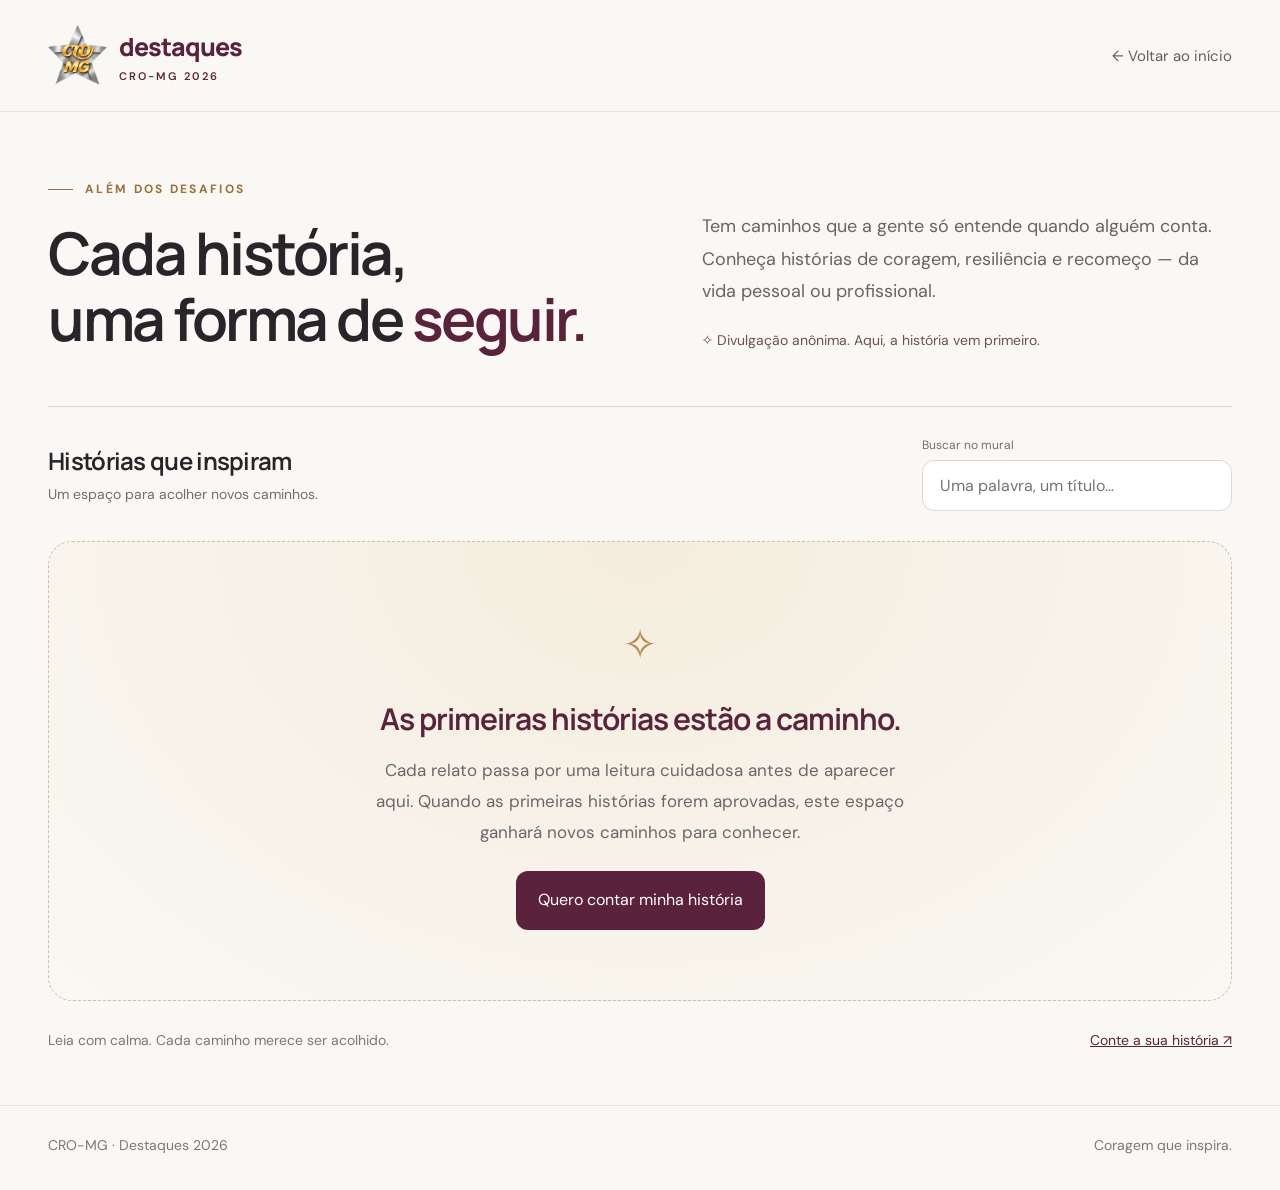
<file: mural.html>
<!doctype html><html lang="pt-BR"><head><meta charset="utf-8"><meta name="viewport" content="width=device-width,initial-scale=1"><meta name="theme-color" content="#5b233b"><meta name="description" content="Histórias de coragem, resiliência e recomeço. Conheça o mural anônimo Além dos Desafios, do Destaques CRO-MG 2026."><title>Mural de histórias · Destaques CRO-MG 2026</title><link rel="stylesheet" href="app.css"><link rel="stylesheet" href="mural.css"><script src="mural.js" defer></script></head><body><a class="skip-link" href="#mural">Ir para as histórias</a><header class="wall-nav"><a class="wall-brand" href="./"><img src="assets/logo-destaques-2026.webp" alt=""><span>destaques<small>CRO-MG 2026</small></span></a><a class="wall-back" href="./">← Voltar ao início</a></header><main class="wall-container"><section class="wall-hero"><div><span class="wall-kicker">ALÉM DOS DESAFIOS</span><h1>Cada história,<br>uma forma de <em>seguir.</em></h1></div><div class="wall-intro"><p>Tem caminhos que a gente só entende quando alguém conta. Conheça histórias de coragem, resiliência e recomeço — da vida pessoal ou profissional.</p><p class="wall-privacy">✧ Divulgação anônima. Aqui, a história vem primeiro.</p></div></section><section id="mural" aria-label="Mural de histórias"><div class="wall-tools"><div><h2>Histórias que inspiram</h2><p id="wall-count" role="status">Preparando o mural…</p></div><label class="wall-search"><span>Buscar no mural</span><input id="wall-search" type="search" placeholder="Uma palavra, um título…" maxlength="120" autocomplete="off" aria-controls="wall-grid"></label></div><div id="wall-grid" class="wall-grid" aria-busy="true"></div><div id="wall-state" class="wall-state" hidden></div><div class="wall-bottom"><span>Leia com calma. Cada caminho merece ser acolhido.</span><a href="./#enviar-historia">Conte a sua história ↗</a></div></section></main><footer class="wall-footer"><span>CRO-MG · Destaques 2026</span><span>Coragem que inspira.</span></footer><dialog id="wall-reader" class="wall-reader" aria-labelledby="reader-title"><header class="reader-top"><span>ALÉM DOS DESAFIOS · <span id="reader-code"></span></span><button id="reader-close" aria-label="Fechar história">Fechar <span aria-hidden="true">×</span></button></header><article class="reader-content"><span class="reader-eyebrow">UMA HISTÓRIA DE SUPERAÇÃO</span><h2 id="reader-title"></h2><div id="reader-body" class="reader-body"></div><p class="reader-note">Uma história compartilhada de forma anônima.</p></article><nav class="reader-bottom" aria-label="Navegação entre histórias"><button id="reader-prev">← Anterior</button><span id="reader-position"></span><button id="reader-next">Próxima →</button></nav></dialog></body></html>
</file>
<file: app.css>
@import url('https://fonts.googleapis.com/css2?family=DM+Sans:wght@400;450;500;550;600;650;700&family=Manrope:wght@400;500;600;650;700;750;800&display=swap');
:root{--paper:#faf8f4;--white:#fff;--ink:#29232a;--muted:#726b70;--wine:#5b233b;--wine2:#78324d;--gold:#b58b4c;--line:#e9e3df;--soft:#f2ecef;--green:#356453;--radius:22px;font-family:'DM Sans',system-ui,sans-serif;color:var(--ink);background:var(--paper);font-synthesis:none}
*{box-sizing:border-box}body{margin:0}button,input{font:inherit}button,a,input{-webkit-tap-highlight-color:transparent}button,a{touch-action:manipulation}button{cursor:pointer}button:disabled{cursor:not-allowed}a{color:inherit}button:focus-visible,a:focus-visible,input:focus-visible,summary:focus-visible{outline:3px solid #b78b50;outline-offset:4px}svg{display:block}.icon{width:22px;height:22px;flex:none;fill:none;stroke:currentColor;stroke-width:1.7;stroke-linecap:round;stroke-linejoin:round}button{border:0}button svg{pointer-events:none}.sr-only{position:absolute;width:1px;height:1px;padding:0;margin:-1px;overflow:hidden;clip:rect(0,0,0,0);white-space:nowrap;border:0}.skip-link{position:absolute;left:20px;top:-100px;background:var(--wine);color:white;padding:12px;z-index:100}.skip-link:focus{top:12px}
.topbar{max-width:1232px;margin:auto;min-height:100px;padding:22px 40px;display:flex;align-items:center;justify-content:space-between;gap:18px;border-bottom:1px solid var(--line)}.brand{display:flex;align-items:center;gap:11px;text-decoration:none;background:transparent;color:var(--wine);text-align:left;padding:0}.brand-symbol{width:39px;height:44px}.brand-copy{font-family:Manrope,system-ui,sans-serif;font-size:20px;font-weight:800;letter-spacing:-.8px;line-height:1.2}.brand-copy small{display:block;font-family:'DM Sans',sans-serif;font-size:10px;letter-spacing:2.3px;font-weight:600;margin-top:5px}.top-right{display:flex;align-items:center;gap:25px}.top-edition{font-size:12px;letter-spacing:1.9px;color:var(--muted)}.privacy-link{display:flex;align-items:center;gap:7px;font-size:12px;font-weight:600;color:var(--wine);background:transparent;padding:8px 0}.privacy-link .icon{width:16px;height:16px}.demo-banner{background:#eee5d7;color:#664d29;text-align:center;padding:9px 16px;font-size:11px;line-height:1.5;letter-spacing:.15px}.demo-banner strong{font-weight:700}.container{max-width:1232px;margin:auto;padding:0 40px}.intro{display:grid;grid-template-columns:1.15fr .85fr;gap:70px;padding-top:65px;padding-bottom:60px;align-items:center}.eyebrow{color:var(--gold);letter-spacing:2.4px;font-size:10px;font-weight:700;display:flex;align-items:center;gap:9px}.eyebrow:before{content:'';width:23px;height:1px;background:currentColor}.intro h1{font-family:Manrope,system-ui,sans-serif;font-size:clamp(36px,4.3vw,60px);line-height:1.12;letter-spacing:-2.7px;font-weight:650;max-width:650px;margin:24px 0 23px}.intro h1 em{font-style:normal;color:var(--wine)}.intro-description{font-size:15px;line-height:1.8;color:var(--muted);max-width:445px;margin:0 0 25px}.quickfacts{display:flex;gap:20px;align-items:center;color:#645b62;font-size:11px;margin:27px 0}.quickfacts span{display:flex;align-items:center;gap:6px}.quickfacts .icon{width:15px;height:15px;color:var(--gold)}.primary,.secondary{border-radius:12px;padding:16px 23px;font-weight:650;font-size:13px;display:inline-flex;align-items:center;justify-content:center;gap:11px;min-height:50px}.primary{color:#fff;background:var(--wine);transition:background .18s,transform .18s}.primary:hover:not(:disabled){background:var(--wine2);transform:translateY(-1px)}.primary:disabled{background:#d4cbd0;color:#fff}.primary .icon{width:18px;height:18px}.secondary{background:white;border:1px solid var(--line);color:var(--wine)}.secondary:hover{background:var(--soft)}.text-button{background:none;color:var(--muted);padding:10px 0;font-size:12px;display:inline-flex;align-items:center;gap:7px}.text-button:hover{color:var(--wine)}.google-icon{width:18px;height:18px}.access-caption{display:flex;gap:6px;align-items:center;color:var(--muted);font-size:10px;margin-top:12px}.access-caption .icon{width:12px;height:12px}.award-panel{position:relative;aspect-ratio:.94;border-radius:140px 140px 25px 25px;background:#eee4de;display:flex;flex-direction:column;align-items:center;justify-content:center;overflow:hidden;padding:36px 22px 28px;background-image:radial-gradient(ellipse at 50% 28%,#fff7e8 0,transparent 70%),linear-gradient(145deg,#f3ece2,#eadbdb)}.award-panel:before{content:'';position:absolute;inset:16px;border:1px solid #b38b5755;border-radius:128px 128px 15px 15px;pointer-events:none}.hero-symbol{width:78%;max-width:300px;filter:drop-shadow(0 15px 17px #75492b22);z-index:1}.award-panel .panel-caption{font-size:9px;letter-spacing:3.5px;color:#825b4d;margin-top:10px}.award-panel .panel-year{font-family:Manrope,sans-serif;font-size:38px;color:var(--wine);letter-spacing:8px;font-weight:500;line-height:1.2;margin-top:6px}.spark{position:absolute;color:#b28b58;opacity:.8}.spark.s1{left:45px;top:100px;width:16px}.spark.s2{right:43px;top:60px;width:22px}.spark.s3{right:40px;bottom:117px;width:12px}.privacy-card{border:1px solid #e1d6da;background:#f4eff2;border-radius:16px;padding:20px 23px;display:flex;gap:14px;align-items:flex-start;margin-bottom:40px}.privacy-card>.icon{color:var(--wine);width:24px;height:24px}.privacy-card h2{font-size:13px;margin:0 0 6px;font-weight:700}.privacy-card p{font-size:12px;line-height:1.7;color:var(--muted);margin:0;max-width:850px}.privacy-card .inline-link{font-size:11px;padding:0;white-space:nowrap;background:transparent;color:var(--wine);text-decoration:underline;text-underline-offset:3px}.section-head{display:flex;align-items:center;justify-content:space-between;margin:0 0 18px;gap:15px}.section-head h2{font-family:Manrope,sans-serif;font-size:19px;letter-spacing:-.6px;font-weight:700;margin:0}.section-head p{color:var(--muted);font-size:11px;margin:0}.category-grid{display:grid;grid-template-columns:repeat(3,1fr);gap:13px;margin-bottom:52px}.category-card{background:white;border:1px solid var(--line);border-radius:16px;padding:20px;display:flex;gap:14px;align-items:flex-start}.category-card>.icon-wrap{width:39px;height:39px;background:#f5f0e9;color:var(--gold);border-radius:12px;display:flex;align-items:center;justify-content:center;flex:none}.category-card .icon{width:21px;height:21px}.category-card small{font-size:9px;letter-spacing:1.5px;color:var(--muted)}.category-card h3{font-size:12px;margin:5px 0 0;font-weight:650;line-height:1.5}.footer{max-width:1152px;margin:auto;border-top:1px solid var(--line);padding:24px 0 32px;display:flex;justify-content:space-between;align-items:center;color:#8a8186;font-size:10px;gap:15px}.footer strong{letter-spacing:1px;font-weight:600;color:#62545c}.footer span{line-height:1.6}
.ballot-layout{display:grid;grid-template-columns:260px 1fr;min-height:680px;padding-top:40px;padding-bottom:48px;gap:65px}.sidebar{border-right:1px solid var(--line);padding-right:30px}.side-title{font-size:10px;letter-spacing:2.1px;color:var(--muted);margin:7px 0 23px}.steps{display:flex;flex-direction:column;gap:5px}.step-nav{display:flex;align-items:center;gap:12px;background:transparent;text-align:left;padding:12px 10px;border-radius:12px;color:#827a80;font-size:11px;position:relative;width:100%}.step-nav:disabled{opacity:.7;cursor:default}.step-nav.current{background:#eee5e9;color:var(--wine);font-weight:650}.step-nav.done{color:var(--wine)}.step-num{width:27px;height:27px;border:1px solid #dcd3d7;border-radius:50%;display:flex;align-items:center;justify-content:center;font-size:10px;flex:none}.current .step-num{background:var(--wine);color:white;border-color:var(--wine)}.done .step-num{background:#eee5e9;color:var(--wine);border-color:transparent}.step-num .icon{width:13px;height:13px}.sidebar-note{font-size:11px;line-height:1.8;color:var(--muted);border-top:1px solid var(--line);margin-top:28px;padding-top:24px;display:flex;align-items:flex-start;gap:9px}.sidebar-note .icon{width:16px;height:16px;color:var(--gold);margin-top:1px}.form-area{max-width:690px;min-width:0}.progress-info{display:flex;justify-content:space-between;font-size:10px;color:var(--muted);margin:8px 0 10px}.progress-info strong{color:var(--wine);font-weight:650}.progress-track{display:flex;gap:5px;margin-bottom:32px}.progress-track span{height:3px;border-radius:4px;flex:1;background:#e6dfe1}.progress-track span.filled{background:var(--gold)}.step-heading{display:flex;gap:16px;align-items:center;margin-bottom:25px}.large-icon{width:58px;height:58px;background:#f1e8df;border-radius:17px;color:var(--gold);display:flex;align-items:center;justify-content:center;flex:none}.large-icon .icon{width:30px;height:30px}.step-heading .eyebrow{font-size:8px;letter-spacing:1.7px}.step-heading .eyebrow:before{display:none}.step-heading h1{font-family:Manrope,sans-serif;font-size:29px;line-height:1.2;font-weight:650;letter-spacing:-1.1px;margin:7px 0 3px;outline:none}.step-subtitle{font-size:10px;color:var(--muted);letter-spacing:1.3px}.question{font-family:Manrope,sans-serif;font-size:20px;font-weight:650;letter-spacing:-.6px;margin:0 0 10px;line-height:1.4}.step-intro{font-size:13px;color:var(--muted);line-height:1.8;margin:0 0 19px}.criteria{background:white;border:1px solid var(--line);border-left:3px solid var(--gold);padding:15px 18px;border-radius:3px 12px 12px 3px;font-size:12px;line-height:1.8;color:#675d64;margin-bottom:14px}.criteria strong{color:var(--ink);font-weight:650}.about-category{font-size:11px;color:var(--muted);line-height:1.8;margin:0 0 24px}.about-category summary{cursor:pointer;color:var(--wine);font-weight:500;list-style:none;display:inline-flex;align-items:center;gap:6px}.about-category summary:after{content:'+';font-size:15px}.about-category[open] summary:after{content:'−'}.about-category p{margin:8px 0 0}.field-label{display:block;font-size:12px;font-weight:650;margin:20px 0 10px}.input-wrap{position:relative}.input-wrap>.icon{position:absolute;top:18px;left:16px;color:#8d7d87;width:19px;height:19px;pointer-events:none}.input-wrap input{width:100%;height:56px;padding:0 45px;border:1px solid #dcd3d7;border-radius:12px;background:white;color:var(--ink);font-size:13px;outline:none}.input-wrap input:focus{border-color:var(--wine);box-shadow:0 0 0 3px #5b233b0d}.input-wrap input::placeholder{color:#9a9096}.input-clear{position:absolute;right:10px;top:12px;background:transparent;color:#7e7079;padding:7px}.input-clear .icon{width:16px;height:16px}.search-help{font-size:10px;color:var(--muted);margin:9px 0 16px;line-height:1.6}.suggestions{max-height:278px;overflow-y:auto;background:white;border:1px solid var(--line);border-radius:13px;box-shadow:0 12px 25px #31202c0a;margin-top:7px;padding:5px;position:relative;z-index:10}.suggestions:empty{display:none}.suggestions[hidden]{display:none}.suggestion{width:100%;text-align:left;display:flex;align-items:center;gap:11px;padding:12px 10px;background:white;border-radius:9px;cursor:pointer;border:0}.suggestion:hover,.suggestion.active{background:#f4eef1}.avatar{width:36px;height:36px;border-radius:50%;background:#f0e8e5;color:var(--wine);display:flex;justify-content:center;align-items:center;font-size:10px;font-weight:650;flex:none}.person-text{min-width:0;flex:1}.person-text strong{font-size:12px;line-height:1.5;display:block;font-weight:650}.person-text small{font-size:10px;line-height:1.6;display:block;color:var(--muted)}.suggestion>.icon{color:#a58c99;width:17px;height:17px}.results-empty{padding:17px 13px;font-size:12px;line-height:1.7;color:var(--muted)}.selected-card{background:#f3f5f0;border:1px solid #dce4d7;padding:15px 17px;border-radius:12px;display:flex;align-items:center;gap:12px;margin-top:10px}.selected-card .avatar{background:#e3e9de;color:#48613c}.selected-card>.icon{width:19px;height:19px;color:#4b6c3e}.abstain{background:none;border:1px solid var(--line);border-radius:12px;margin-top:14px;padding:14px 16px;width:100%;text-align:left;display:flex;gap:10px;align-items:center;color:var(--muted);font-size:11px}.abstain .radio{width:17px;height:17px;border:1px solid #c6bac2;border-radius:50%;flex:none}.abstain.checked{color:var(--wine);border-color:#b895a6;background:#f5eef1}.abstain.checked .radio{border:5px solid var(--wine);background:white}.actions{border-top:1px solid var(--line);padding-top:22px;margin-top:30px;display:flex;align-items:center;justify-content:space-between;gap:16px}.actions .text-button{font-size:12px}.actions .text-button .icon{width:16px;height:16px}.saved-note{font-size:10px;color:#8b8187;text-align:center;margin-top:17px}.review-heading{font-family:Manrope,sans-serif;font-size:34px;line-height:1.2;letter-spacing:-1.3px;margin:12px 0 14px;font-weight:650;outline:none}.review-intro{font-size:13px;color:var(--muted);line-height:1.8;margin:0 0 24px}.review-list{display:flex;flex-direction:column;gap:9px}.review-row{display:flex;align-items:center;gap:12px;background:white;padding:14px;border:1px solid var(--line);border-radius:12px}.review-row>.icon{color:var(--gold);width:20px;height:20px}.review-copy{flex:1;min-width:0}.review-copy small{display:block;font-size:9px;color:var(--muted);margin-bottom:4px;letter-spacing:.4px}.review-copy strong{display:block;font-size:12px;font-weight:600;line-height:1.4}.review-copy span{font-size:10px;color:var(--muted);line-height:1.5;display:block}.review-row button{background:none;color:var(--wine);font-size:10px;padding:9px}.consent{display:flex;align-items:flex-start;gap:11px;font-size:11px;color:var(--muted);line-height:1.8;margin-top:24px;cursor:pointer}.consent input{accent-color:var(--wine);width:17px;height:17px;flex:none;margin:2px 0 0}.status-content{max-width:540px;margin:70px auto 90px;text-align:center;padding:0 15px}.status-content .large-icon{margin:0 auto 26px;width:80px;height:80px;border-radius:24px}.status-content .large-icon .icon{width:40px;height:40px}.status-content h1{font-family:Manrope,sans-serif;font-size:37px;font-weight:650;line-height:1.2;letter-spacing:-1.5px;margin:0 0 18px;outline:none}.status-content p{font-size:14px;color:var(--muted);line-height:1.8;margin-bottom:24px}.status-content .privacy-card{margin-top:30px;text-align:left}.status-label{display:block;color:var(--gold);font-size:10px;letter-spacing:2px;margin-bottom:17px}.error{background:#fff0ed;border:1px solid #edd4cd;color:#8b3a2b;border-radius:12px;padding:14px 17px;font-size:12px;line-height:1.7;margin:15px 0}.loading-dot{display:inline-block;width:14px;height:14px;border-radius:50%;border:2px solid #ffffff55;border-top-color:white;animation:spin .7s linear infinite}.loading-state{padding:85px 0;text-align:center;color:var(--muted);font-size:14px}.dialog{border:1px solid var(--line);border-radius:20px;max-width:550px;width:calc(100% - 32px);padding:32px;color:var(--ink);background:var(--paper);box-shadow:0 20px 80px #25172544}.dialog::backdrop{background:#2c172e77;backdrop-filter:blur(3px)}.dialog h2{font-family:Manrope,sans-serif;font-size:23px;letter-spacing:-.8px;margin:0 0 19px}.dialog h3{font-size:12px;margin:20px 0 7px}.dialog p{font-size:12px;color:var(--muted);line-height:1.8}.dialog .primary{margin-top:15px}.enter-animation{animation:enter .25s ease-out}@keyframes enter{from{opacity:0;transform:translateY(7px)}to{opacity:1;transform:translateY(0)}}@keyframes spin{to{transform:rotate(360deg)}}
@media(min-width:1400px){.intro{padding-top:75px;padding-bottom:65px}.award-panel{max-width:390px;justify-self:end;width:100%}}
@media(max-width:1000px){.intro{gap:35px}.intro h1{font-size:47px}.ballot-layout{grid-template-columns:210px 1fr;gap:30px}.sidebar{padding-right:18px}.top-edition{display:none}.hero-symbol{width:90%}.category-card{padding:15px;gap:10px}.category-card>.icon-wrap{width:31px;height:31px}.category-card h3{font-size:11px}.footer{margin:0 40px}}
@media(max-width:730px){.topbar{padding:18px 22px;min-height:83px}.container{padding:0 22px}.brand-copy{font-size:18px}.brand-symbol{width:31px;height:36px}.brand-copy small{font-size:8px;letter-spacing:1.7px}.privacy-link{font-size:10px;gap:5px}.top-right{gap:10px}.intro{grid-template-columns:1fr;gap:24px;padding:38px 0 28px}.intro h1{font-size:42px;letter-spacing:-2px;margin:19px 0}.intro-description{font-size:13px;max-width:450px}.intro-copy{position:relative}.award-panel{display:none}.quickfacts{font-size:10px;gap:14px;margin:22px 0}.intro .primary{width:100%;max-width:430px}.access-caption{justify-content:center;max-width:430px;font-size:9px}.privacy-card{padding:17px;gap:12px;margin-bottom:32px}.privacy-card h2{font-size:12px}.privacy-card p{font-size:11px}.privacy-card>.icon{width:21px;height:21px}.section-head{display:block}.section-head h2{font-size:18px}.section-head p{margin-top:7px}.category-grid{grid-template-columns:repeat(2,1fr);gap:10px;margin-bottom:32px}.category-card{padding:14px 11px;gap:9px;flex-direction:column}.category-card h3{font-size:11px}.category-card small{font-size:8px}.footer{margin:0 22px;padding:22px 0;align-items:flex-start;font-size:8px}.footer span:last-child{text-align:right;max-width:130px}.ballot-layout{grid-template-columns:1fr;gap:0;min-height:0;padding-top:24px;padding-bottom:28px}.sidebar{display:none}.form-area{max-width:none}.progress-info{margin-top:0}.progress-track{margin-bottom:25px}.step-heading{gap:13px;margin-bottom:23px}.large-icon{width:48px;height:48px;border-radius:14px}.large-icon .icon{width:26px;height:26px}.step-heading h1{font-size:24px;letter-spacing:-.9px;line-height:1.25}.step-heading .eyebrow{font-size:7px;letter-spacing:1.2px}.step-subtitle{font-size:9px}.question{font-size:19px}.step-intro{font-size:12px}.criteria{font-size:11px;padding:12px 15px}.about-category{font-size:10px;margin-bottom:22px}.field-label{font-size:12px}.actions{margin-top:24px;padding-top:18px}.actions .primary{padding:15px 18px;font-size:12px;min-height:49px}.saved-note{font-size:9px;margin-top:15px}.person-text small{font-size:9px}.status-content{margin-top:50px;margin-bottom:60px}.status-content h1{font-size:32px}.status-content p{font-size:13px}.review-heading{font-size:29px}.review-row{gap:10px;padding:12px}.review-row button{padding:8px 0 8px 8px}.review-copy strong{font-size:11px}.review-copy span{font-size:9px}.dialog{padding:25px}.demo-banner{font-size:9px;padding:7px 15px}}
@media(prefers-reduced-motion:reduce){*,*:before,*:after{animation:none!important;transition:none!important;scroll-behavior:auto!important}}

input[type=search]::-webkit-search-cancel-button{display:none}
</file>
<file: mural.css>
body{background:#faf8f4}.wall-nav,.wall-container,.wall-footer{max-width:1280px;margin:auto;padding-left:48px;padding-right:48px}.wall-nav{display:flex;align-items:center;justify-content:space-between;min-height:112px;border-bottom:1px solid var(--line);gap:20px}.wall-brand{display:flex;align-items:center;text-decoration:none;color:#5b233b;font:800 25px Manrope,system-ui;letter-spacing:-1px;gap:12px}.wall-brand img{width:59px;height:64px;object-fit:contain}.wall-brand small{display:block;font:600 11px 'DM Sans',system-ui;letter-spacing:2px;margin-top:5px}.wall-back{font-size:15px;text-decoration:none;color:#695b63}.wall-hero{display:grid;grid-template-columns:1.1fr 1fr;align-items:end;gap:70px;padding:65px 0 54px}.wall-kicker,.reader-eyebrow{font-size:12px;letter-spacing:2.3px;color:#987039;font-weight:700}.wall-kicker:before{content:'';width:25px;display:inline-block;vertical-align:middle;height:1px;background:currentColor;margin-right:12px}.wall-hero h1{font:650 clamp(40px,4.6vw,64px)/1.12 Manrope,system-ui;letter-spacing:-2.5px;margin:22px 0 0}.wall-hero h1 em{font-style:normal;color:#5b233b}.wall-intro>p{font-size:18px;line-height:1.8;color:#6c6168;margin:0 0 22px}.wall-intro .wall-privacy{font-size:14px;line-height:1.6;color:#6e514c;margin:0}.wall-tools{border-top:1px solid #ded4cd;display:flex;align-items:center;justify-content:space-between;gap:25px;padding:30px 0}.wall-tools h2{font:650 24px Manrope,system-ui;letter-spacing:-.7px;margin:0 0 8px}.wall-tools p{font-size:14px;color:#766b71;margin:0}.wall-search{width:310px;max-width:100%;display:block;font-size:12px;color:#766b71}.wall-search span{display:block;margin-bottom:7px}.wall-search input{background:#fff;border:1px solid #e0d7d5;border-radius:12px;width:100%;padding:14px 17px;color:#33282d;font-size:16px}.wall-grid{display:grid;grid-template-columns:repeat(3,minmax(0,1fr));gap:20px;align-items:stretch}.wall-card{position:relative;border:1px solid #e4d8c6;border-radius:21px;background:#f2e7d3;min-height:345px;padding:29px;display:flex;flex-direction:column;align-items:flex-start;color:#4c342c;overflow:hidden;cursor:pointer;transition:transform .2s,box-shadow .2s}.wall-card:hover{transform:translateY(-4px);box-shadow:0 14px 30px #492b2411}.wall-card:nth-child(6n+2){background:#5b233b;color:#fff7ee;border-color:#5b233b;grid-row:span 2;min-height:440px}.wall-card:nth-child(6n+3){background:#ebe8df;border-color:#dedbcf;color:#41493d}.wall-card:nth-child(6n+4){background:#e9dcd9;color:#5b233b}.wall-card:nth-child(6n+5){background:#e6ebe4;color:#40533f;border-color:#d2ddd1}.wall-card:nth-child(6n+6){background:#eee9e3;color:#665349}.wall-card:before{content:'“';font:120px Georgia,serif;position:absolute;right:21px;top:4px;opacity:.09;pointer-events:none}.wall-card .card-code{font-size:11px;letter-spacing:1.2px;opacity:.7;z-index:1}.wall-card h3{font:650 27px/1.25 Manrope,system-ui;letter-spacing:-.8px;overflow-wrap:anywhere;margin:26px 0 17px;z-index:1}.wall-card .card-excerpt{font-size:16px;line-height:1.85;opacity:.87;margin:0 0 26px;overflow-wrap:anywhere;z-index:1}.wall-card button{margin-top:auto;color:inherit;font-size:15px;font-weight:600;background:transparent;padding:11px 0 0;width:100%;text-align:left;display:flex;justify-content:space-between;border-top:1px solid currentColor;z-index:1}.wall-state{border:1px dashed #cfbfa8;background:radial-gradient(ellipse at top,#f4edde,#faf8f4);padding:65px 35px 70px;text-align:center;border-radius:24px;max-width:100%;color:#72636a;line-height:1.8}.wall-state .empty-mark{color:#b58b4c;font-size:42px;display:block}.wall-state h3{font:650 30px/1.3 Manrope,system-ui;letter-spacing:-1px;color:#5b233b;margin:17px 0}.wall-state p{max-width:540px;margin:0 auto 24px;font-size:17px}.wall-state a,.wall-state button{background:#5b233b;color:white;border-radius:12px;padding:15px 22px;display:inline-block;text-decoration:none;font-size:16px}.wall-bottom,.wall-footer{display:flex;justify-content:space-between;gap:20px;font-size:14px;color:#82747a;padding-top:28px;padding-bottom:32px;line-height:1.7}.wall-bottom a{color:#5b233b}.wall-footer{border-top:1px solid var(--line);margin-top:20px}.wall-reader{inset:0;width:100%;height:100%;max-width:none;max-height:none;margin:0;padding:0;border:0;background:#faf8f4;color:#33282e;overflow:auto}.wall-reader::backdrop{background:#35212eaa}.reader-top{position:sticky;top:0;z-index:2;display:flex;align-items:center;justify-content:space-between;gap:18px;padding:21px 40px;border-bottom:1px solid #e6ded8;background:#faf8f4f5;backdrop-filter:blur(10px);font-size:12px;letter-spacing:1px;color:#987039}.reader-top button{background:#eee5e8;color:#5b233b;display:flex;align-items:center;gap:18px;border-radius:40px;padding:10px 18px;font-size:15px;letter-spacing:0}.reader-top button span{font-size:25px;line-height:1}.reader-content{max-width:820px;padding:70px 30px 40px;margin:auto}.reader-content h2{font:650 clamp(32px,4vw,53px)/1.2 Manrope,system-ui;letter-spacing:-1.7px;margin:22px 0 40px;overflow-wrap:anywhere;color:#5b233b}.reader-body{font-size:21px;line-height:1.95;white-space:pre-wrap;overflow-wrap:anywhere;color:#554a51}.reader-note{border-top:1px solid #e3d8cc;margin:45px 0 0;padding-top:25px;font-size:15px;color:#8b7876}.reader-bottom{max-width:820px;margin:0 auto;padding:20px 30px 45px;display:flex;align-items:center;justify-content:space-between;gap:20px;font-size:14px;color:#8d7b80}.reader-bottom button{background:transparent;padding:14px 0;color:#5b233b;font-size:16px;font-weight:600}.reader-bottom button:disabled{opacity:.3}body.reading{overflow:hidden}[hidden]{display:none!important}
@media(min-width:1000px){.wall-card:nth-child(6n+2) h3{font-size:34px}.wall-card:nth-child(6n+2) .card-excerpt{font-size:18px}}
@media(max-width:900px){.wall-grid{grid-template-columns:repeat(2,minmax(0,1fr))}.wall-hero{gap:35px}.wall-card:nth-child(6n+2){grid-row:auto}.wall-card{min-height:330px}}
@media(max-width:600px){.wall-nav,.wall-container,.wall-footer{padding-left:22px;padding-right:22px}.wall-nav{min-height:95px}.wall-brand{font-size:21px;gap:8px}.wall-brand img{width:45px;height:50px}.wall-brand small{font-size:9px}.wall-back{font-size:13px}.wall-hero{grid-template-columns:1fr;gap:25px;padding:35px 0}.wall-hero h1{font-size:43px;letter-spacing:-1.9px}.wall-intro>p{font-size:17px;margin-bottom:16px}.wall-tools{align-items:stretch;flex-direction:column;padding:25px 0;gap:20px}.wall-search{width:100%}.wall-grid{grid-template-columns:1fr;gap:16px}.wall-card,.wall-card:nth-child(6n+2){min-height:300px;padding:26px}.wall-card h3{font-size:28px}.wall-bottom,.wall-footer{flex-direction:column;gap:9px}.reader-top{padding:15px 20px;font-size:10px;letter-spacing:.4px;gap:8px}.reader-top>span{max-width:180px;line-height:1.7}.reader-top button{font-size:14px;padding:8px 14px}.reader-content{padding:40px 24px 25px}.reader-content h2{font-size:36px;letter-spacing:-1.1px;margin-bottom:28px}.reader-body{font-size:18px;line-height:1.9}.reader-bottom{padding:12px 24px 32px;gap:12px;font-size:12px}.reader-bottom button{font-size:14px}.wall-state{padding:45px 23px}.wall-state h3{font-size:27px}.wall-state p{font-size:16px}}
@media(prefers-reduced-motion:reduce){.wall-card{transition:none}}
</file>
